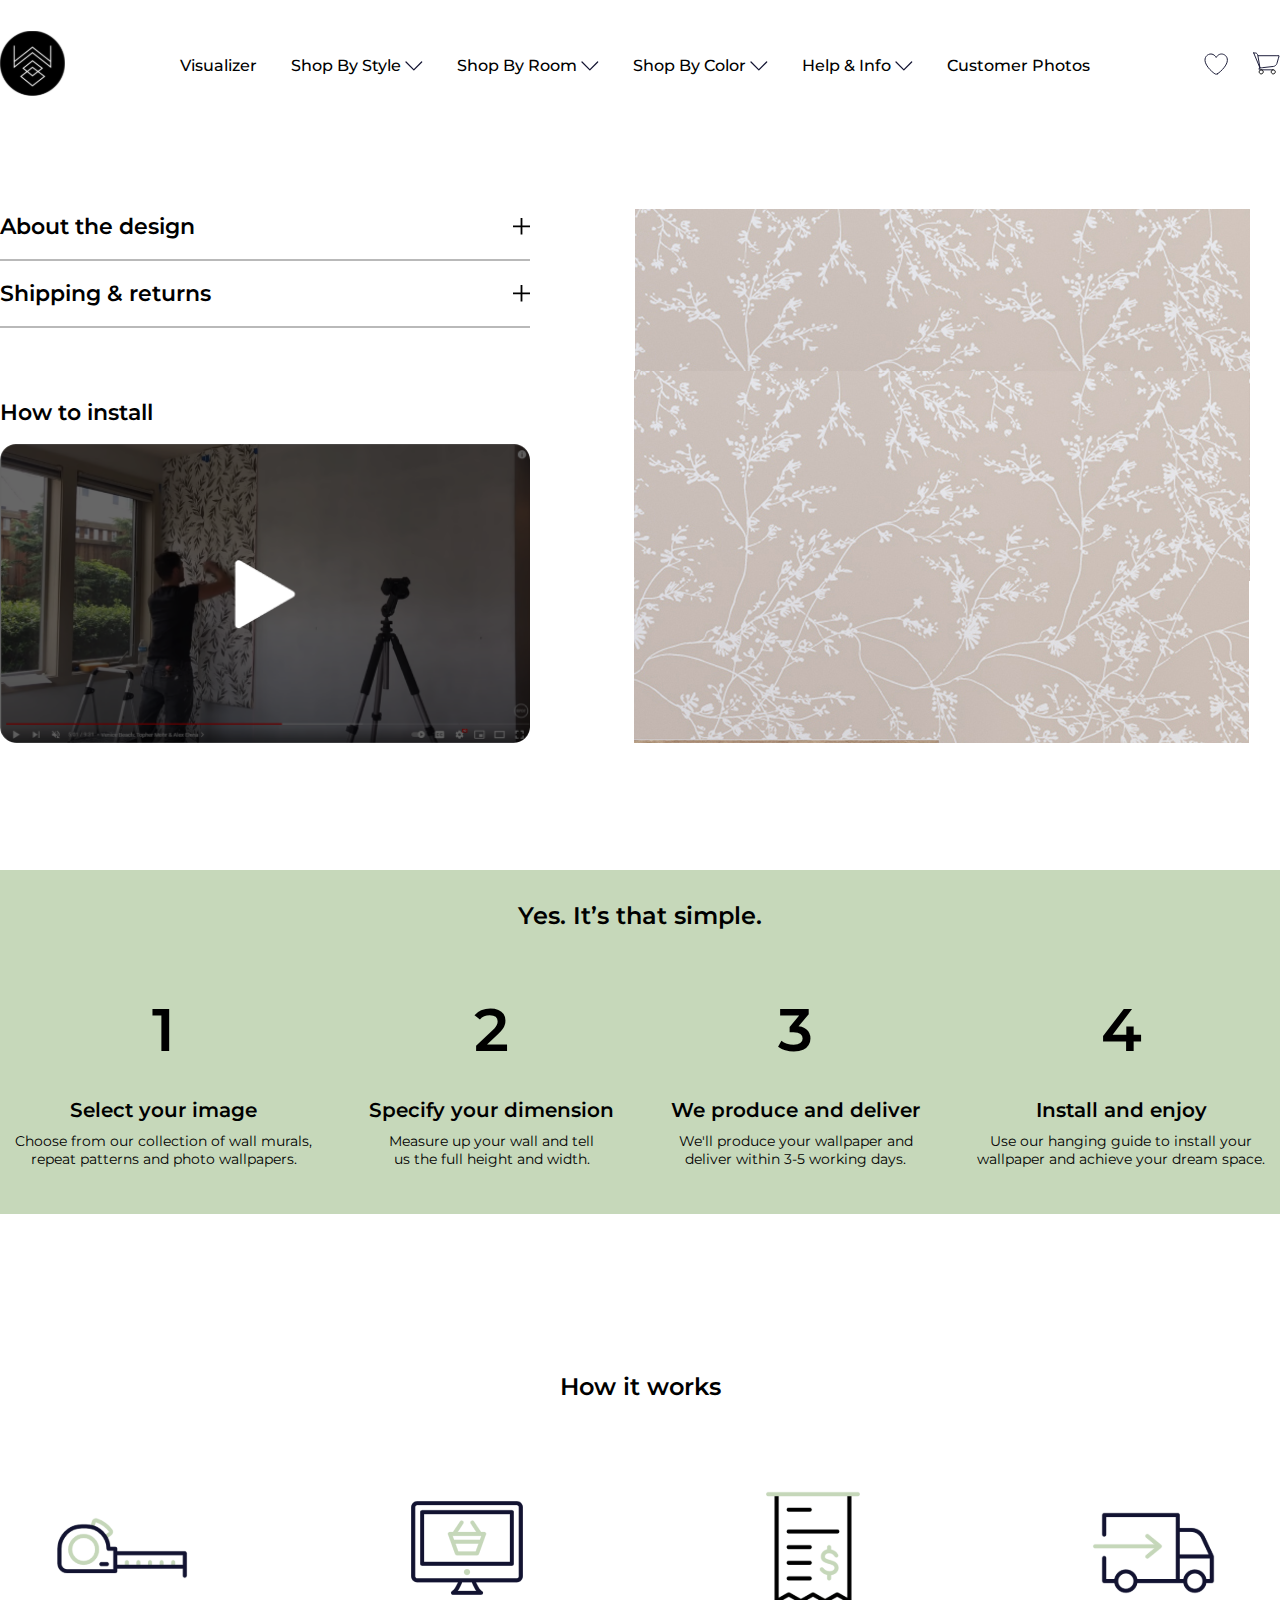
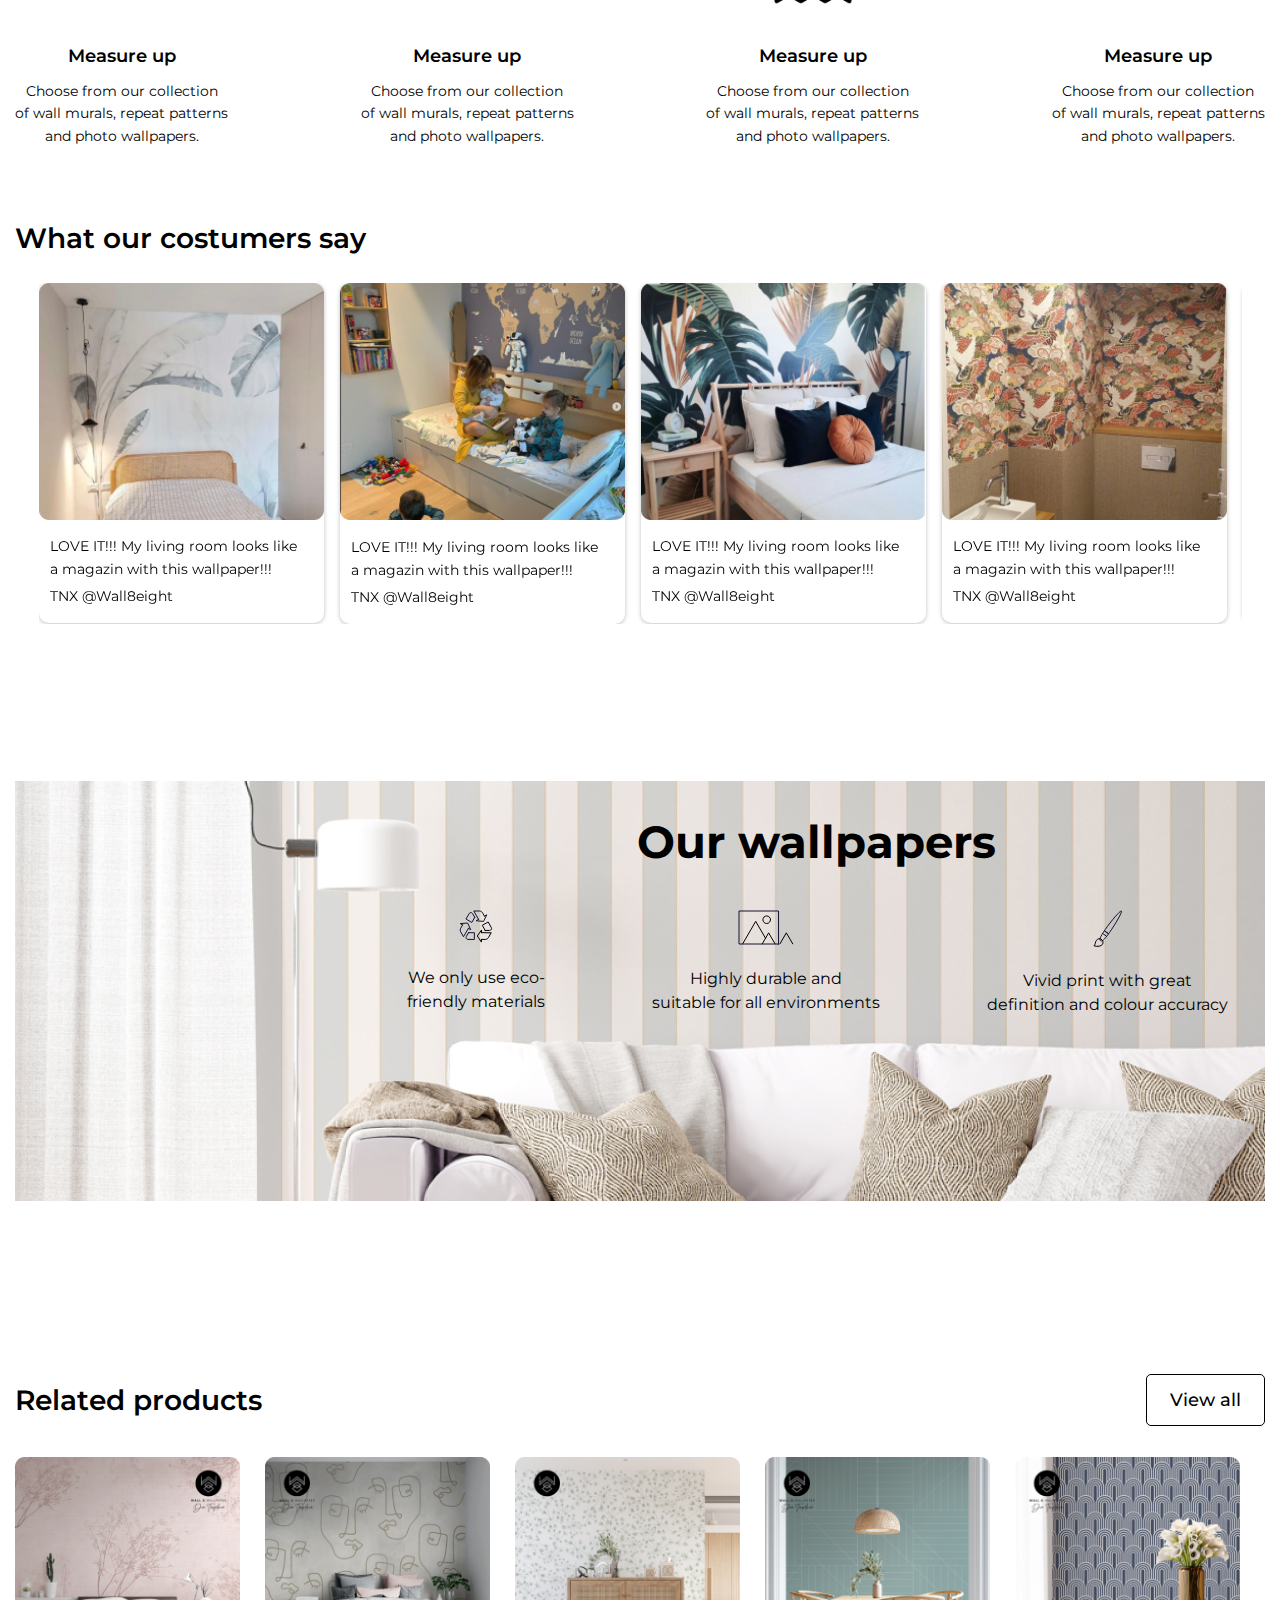
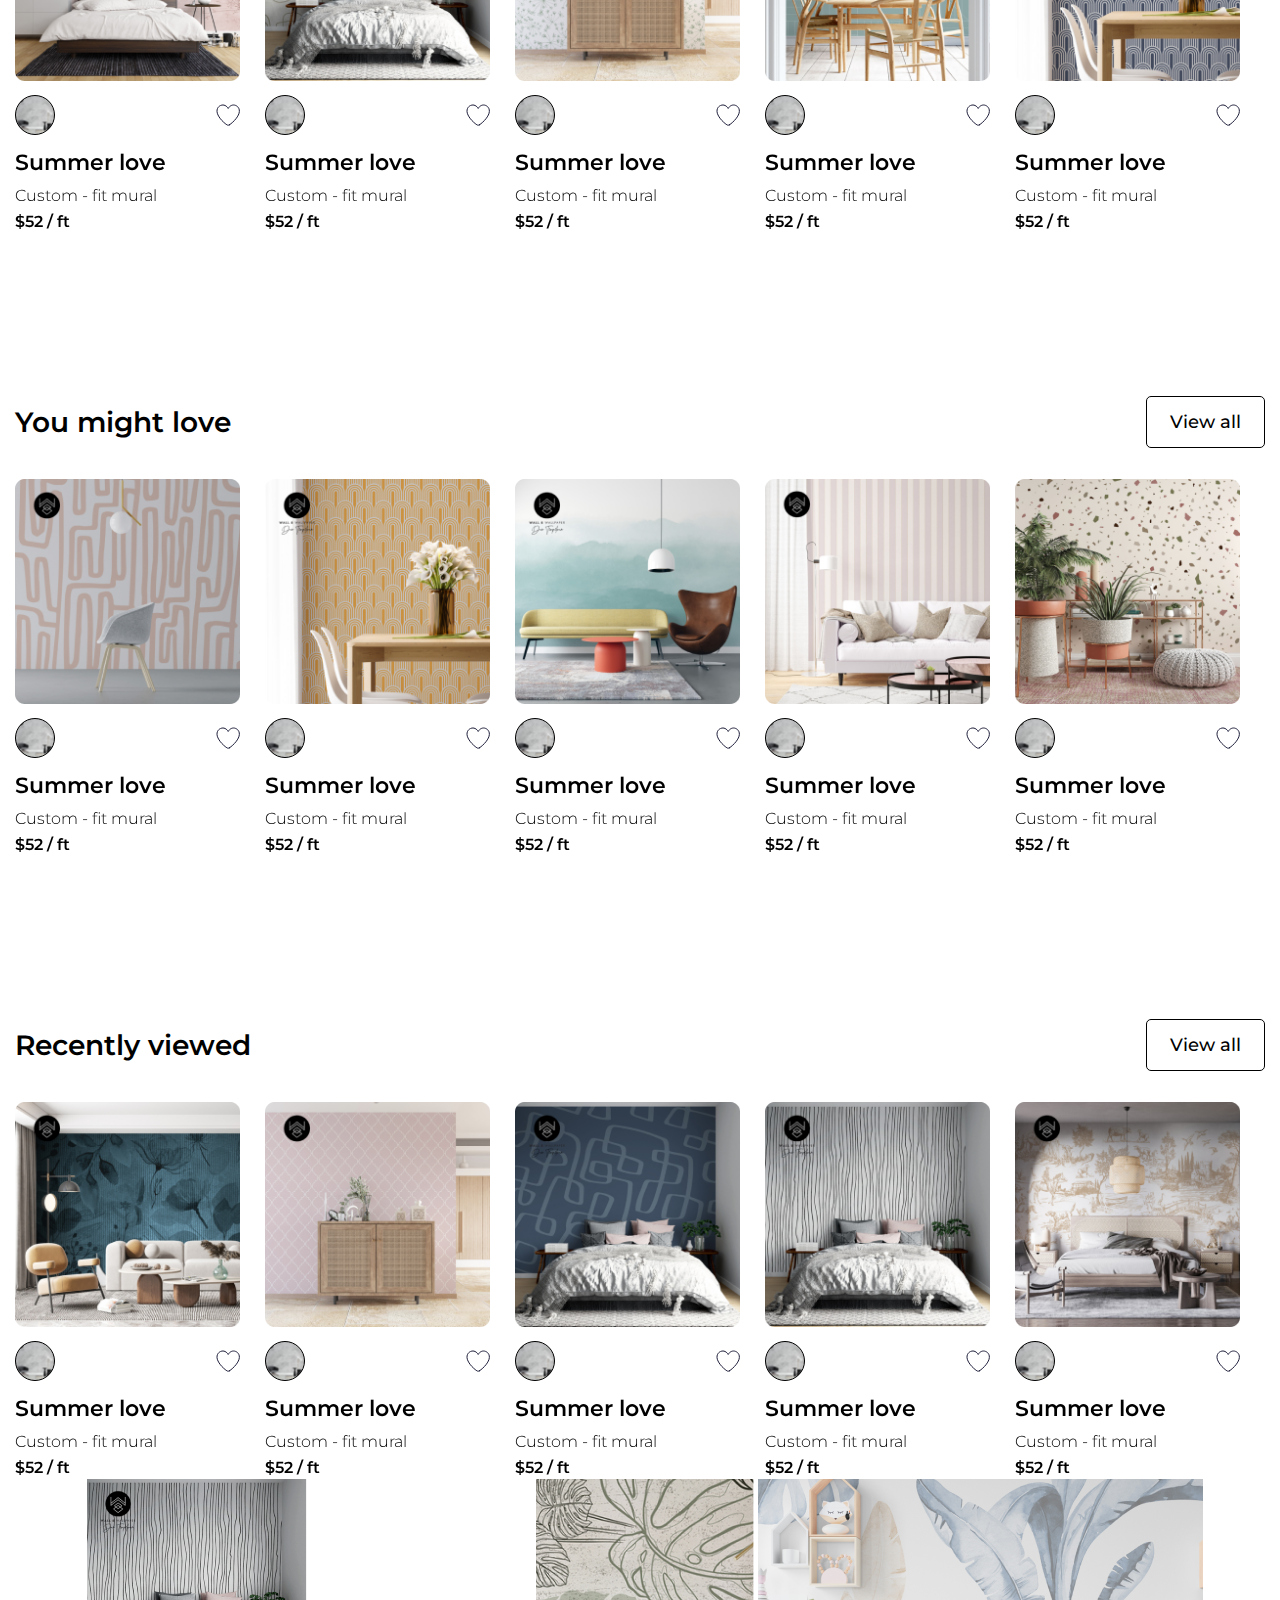
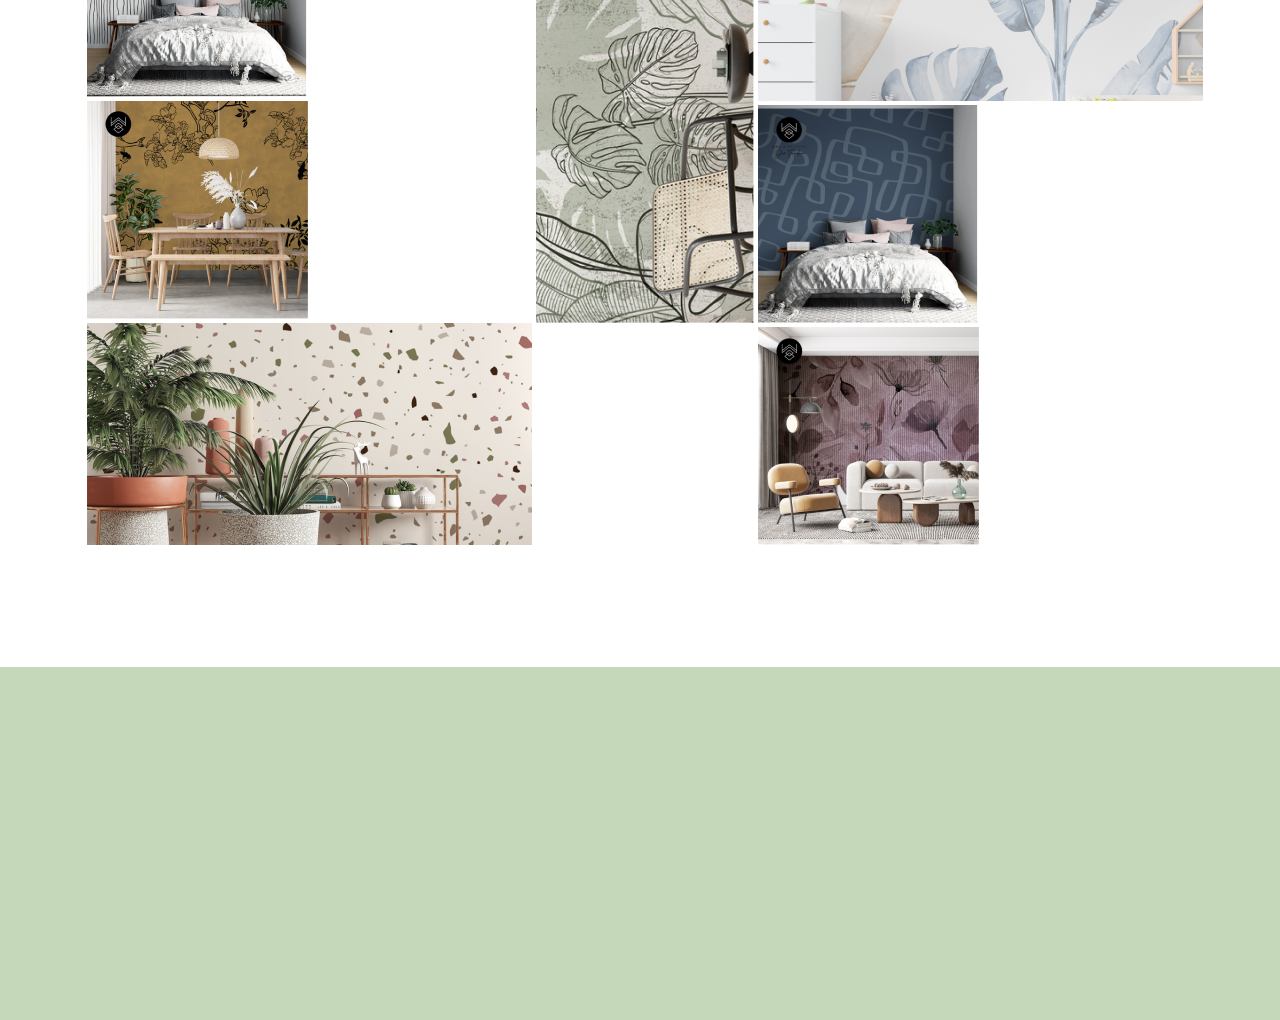
<file: index3.html>
<!DOCTYPE html>
<html lang="en">
<head>
    <meta charset="UTF-8">
    <meta http-equiv="X-UA-Compatible" content="IE=edge">
    <meta name="viewport" content="width=device-width, initial-scale=1.0">
    <title>Document</title>
    <link rel="stylesheet" href="css/style.css">
    <link rel="preconnect" href="https://fonts.googleapis.com">
    <link rel="preconnect" href="https://fonts.gstatic.com" crossorigin>
    <link href="https://fonts.googleapis.com/css2?family=Montserrat:wght@100;200;300;400;500;600;700;800;900&family=Poppins:ital,wght@0,200;0,300;0,400;0,500;0,600;0,700;0,800;0,900;1,100;1,200;1,300;1,400;1,500;1,600;1,700;1,800;1,900&display=swap" rel="stylesheet">
    <link rel="stylesheet" href="slick/slick.css">
    <link rel="stylesheet" href="slick/slick-theme.css">
</head>
<body>
    <header>
        <section>
            <div class="container">
                <div class="header">
                    <div>
                        <img src="img/Copy of WALL8 logo-03 1.svg" alt="">
                    </div>
                    <div>
                        <ul class="ulheader">
                            <li class="liheader">
                                <a class="aheader" href="#">
                                    Visualizer
                                </a>
                            </li>
                            <li class="liheader">
                                <a class="aheader" href="#">
                                    Shop By Style
                                </a>
                                <img src="img/Vector.svg" alt="">
                            </li>
                            <li class="liheader">
                                <a class="aheader" href="#">
                                    Shop By Room
                                </a>
                                <img src="img/Vector.svg" alt="">
                            </li>
                            <li class="liheader">
                                <a class="aheader" href="#">
                                    Shop By Color
                                </a>
                                <img src="img/Vector.svg" alt="">
                            </li>
                            <li class="liheader">
                                <a class="aheader" href="#">
                                    Help & Info
                                </a>
                                <img src="img/Vector.svg" alt="">
                            </li>
                            <li class="liheader">
                                <a class="aheader" href="#">
                                    Customer Photos
                                </a>
                            </li>
                        </ul>
                    </div>
                    <div>
                        <a class="aimgheader" href="#">
                            <img class="imgbutton1" src="img/Vectorheart.svg" alt="">
                            <img class="imgbutton2" src="img/Group.svg" alt="">
                        </a>
                    </div>
                </div>
            </div> 
        </section>
    </header>
    <main>
        
        <section class="Sec1">
            <div class="container13">
                <div class="DivUndercontainerSec13">
                    <div class="DivLeftContentSec13">
                        <div>
                            <div class="Div1RightContentSec7">
                                    <p class="TextInsideSec13">
                                        About the design
                                    </p>
                                    <img src="img/+.svg" alt="">
                            </div>
                            <hr class="HrSec13">
                            <div class="JshideDiv">
                                <ul class="ulhideJs">
                                    <li class="lihideJs">
                                        "Lorem ipsum dolor sit amet, consectetur adipiscing elit, sed do eiusmod tempor incididunt ut labore et dolore magna . <br>
                                        Ut enim ad minim veniam, quis nostrud exercitation ullamco laboris nisi ut aliquip commodo consequat. Duis aute irure dolor in reprehenderit in voluptate velit esse cillum dolore eu fugiat nulla 
                                    </li>
                                </ul>
                            </div>
                        </div>
                        <div>
                            <div class="Div1RightContentSec7">
                                    <p class="TextInsideSec13">
                                        Shipping & returns
                                    </p>
                                    <img src="img/+.svg" alt="">
                            </div>
                            <hr class="HrSec13">
                            <div class="JshideDiv">
                               <ul class="ulhideJs">
                                   <li class="lihideJs">
                                    "Lorem ipsum dolor sit amet, consectetur adipiscing elit, sed do eiusmod tempor incididunt ut labore et dolore magna . <br>
                                    Ut enim ad minim veniam, quis nostrud exercitation ullamco laboris nisi ut aliquip commodo consequat. Duis aute irure dolor in reprehenderit in voluptate velit esse cillum dolore eu fugiat nulla 
                                   </li>
                               </ul>
                            </div>
                        </div>
                        
                            <div class="containerMobileOnly">
                                <div class="DivUpTextMobileOnly">
                                    <p class="Text1MobileOnly">
                                        Do it yourself? great! <br>
                                        Check out our installation kit
                                    </p>
                                </div>
                                <div>
                                    <div>
                                        <img class="ImgMobileOnly" src="img/image 2.png" alt="">
                                    </div>
                                    <div>
                                        <p class="Text2MobileOnly">
                                            DIY kit
                                        </p>
                                        <p class="Text3MobileOnly">
                                            $25
                                        </p>
                                        <button class="ButtonMobileOnly">
                                            <a class="AButtonMobileOnly" href="#">
                                                Add to cart
                                            </a>
                                        </button>
                                    </div>
                                </div>
                            </div>
                            <div class="container14copy">
                                <div class="divTextUpSecBackGreen">
                                    <p class="TextUpSecBackGreen">
                                        Yes. It’s that simple.
                                    </p>
                                </div>
                                <div class="DivContentSecBackGreen slider3">
                                    <div class="Div1ContentSecBackGreen">
                                        <p class="Text1SBG">
                                            1
                                        </p>
                                        <p class="Text2SBG">
                                            Select your image
                                        </p>
                                        <p class="Text3SBG">
                                            Choose from our collection of wall murals, <br>
                                            repeat patterns and photo wallpapers.
                                        </p>
                                    </div>
                                    <div class="Div1ContentSecBackGreen">
                                        <p class="Text1SBG">
                                            2
                                        </p>
                                        <p class="Text2SBG">
                                            Specify your dimension
                                        </p>
                                        <p class="Text3SBG">
                                            Measure up your wall and tell <br>
                                            us the full height and width.
                                        </p>
                                    </div>
                                    <div class="Div1ContentSecBackGreen">
                                        <p class="Text1SBG">
                                            3
                                        </p>
                                        <p class="Text2SBG">
                                            We produce and deliver
                                        </p>
                                        <p class="Text3SBG">
                                            We'll produce your wallpaper and <br>
                                            deliver within 3-5 working days.
                                        </p>
                                    </div>
                                    <div class="Div1ContentSecBackGreen">
                                        <p class="Text1SBG">
                                            4
                                        </p>
                                        <p class="Text2SBG">
                                            Install and enjoy
                                        </p>
                                        <p class="Text3SBG">
                                            Use our hanging guide to install your <br>
                                            wallpaper and achieve your dream space.
                                        </p>
                                    </div>
                                </div>
                            </div>
                            <div class="DivUnderLeftDivSec13">
                                <p class="Text1Sec13">
                                    How to install
                                </p>
                                <div class="Div1ImgSec13">
                                    <img class="ImgSec13" src="img/Group 236.png" alt="">
                                </div>
                            </div>
                        </div>
                        <div class="Div2ImgSec13">
                            <img class="Img1Sec13" src="img/Group 544.png" alt="">
                        </div>  
                        
                </div>
            </div>
            
        </section>
        <section>
            <div class="container5">
                <div class="BackImgSec5">
                    <div class="DivUpContentSec5">
                        <p class="Text1Sec5">
                            Our wallpapers
                        </p>
                    </div>
                    <div class="MainDivContentSec5">
                        <div class="Div1ContentSec5 ">
                            <img src="img/Group1.svg" alt="">
                            <p class="Text2Content">
                                We only use eco- <br>
                                friendly materials
                            </p>
                        </div>
                        <div class="Div1ContentSec5 ">
                            <img src="img/Group2.svg" alt="">
                            <p class="Text2Content">
                                Highly durable and <br>
                                suitable for all environments
                            </p>
                        </div>
                        <div class="Div1ContentSec5 ">
                            <img src="img/Group3.svg" alt="">
                            <p class="Text2Content">
                                Vivid print with great <br>
                                definition and colour accuracy
                            </p>
                        </div>
                    </div>
                </div>
            </div>
        </section>
        <section class="sectionBackGreenCopy">
            <div class="container3">
                <div class="divTextUpSecBackGreen">
                    <p class="TextUpSecBackGreen">
                        Yes. It’s that simple.
                    </p>
                </div>
                <div class="DivContentSecBackGreen slider3">
                    <div class="Div1ContentSecBackGreen">
                        <p class="Text1SBG">
                            1
                        </p>
                        <p class="Text2SBG">
                            Select your image
                        </p>
                        <p class="Text3SBG">
                            Choose from our collection of wall murals, <br>
                            repeat patterns and photo wallpapers.
                        </p>
                    </div>
                    <div class="Div1ContentSecBackGreen">
                        <p class="Text1SBG">
                            2
                        </p>
                        <p class="Text2SBG">
                            Specify your dimension
                        </p>
                        <p class="Text3SBG">
                            Measure up your wall and tell <br>
                            us the full height and width.
                        </p>
                    </div>
                    <div class="Div1ContentSecBackGreen">
                        <p class="Text1SBG">
                            3
                        </p>
                        <p class="Text2SBG">
                            We produce and deliver
                        </p>
                        <p class="Text3SBG">
                            We'll produce your wallpaper and <br>
                            deliver within 3-5 working days.
                        </p>
                    </div>
                    <div class="Div1ContentSecBackGreen">
                        <p class="Text1SBG">
                            4
                        </p>
                        <p class="Text2SBG">
                            Install and enjoy
                        </p>
                        <p class="Text3SBG">
                            Use our hanging guide to install your <br>
                            wallpaper and achieve your dream space.
                        </p>
                    </div>
                </div>
            </div>
        </section>
        <section>
            <div class="container3">
                <div class="divTextUpSecBackGreen">
                    <p class="TextUpSecBackGreen">
                        How it works
                    </p>
                </div>
                <div class="DivContentSecBackGreen slider3">
                    <div class="Div1ContentSecBackGreen">
                        <img class="ImgBackGreen" src="img/1758-meter-measure-outline 1.svg" alt="">
                        <p class="Text3UnderImg">
                            Measure up
                        </p>
                        <p class="Text4UnderImg">
                            Choose from our collection <br>
                            of wall murals, repeat patterns <br>
                            and photo wallpapers.
                        </p>
                    </div>
                    <div class="Div1ContentSecBackGreen">
                        <img class="ImgBackGreen" src="img/1359-online-shopping-outline 1.png" alt="">
                        <p class="Text3UnderImg">
                            Measure up
                        </p>
                        <p class="Text4UnderImg">
                            Choose from our collection <br>
                            of wall murals, repeat patterns <br>
                            and photo wallpapers.
                        </p>
                    </div>
                    <div class="Div1ContentSecBackGreen">
                        <img class="ImgBackGreen" src="img/755-invoice-receipt-validating-ticket-outline 1.svg" alt="">
                        <p class="Text3UnderImg">
                            Measure up
                        </p>
                        <p class="Text4UnderImg">
                            Choose from our collection <br>
                            of wall murals, repeat patterns <br>
                            and photo wallpapers.
                        </p>
                    </div>
                    <div class="Div1ContentSecBackGreen">
                        <img class="ImgBackGreen" src="img/757-delivery-outline 1.svg" alt="">
                        <p class="Text3UnderImg">
                            Measure up
                        </p>
                        <p class="Text4UnderImg">
                            Choose from our collection <br>
                            of wall murals, repeat patterns <br>
                            and photo wallpapers.
                        </p>
                    </div>
                </div>
            </div>
        </section>
        


        <section class="Sec1">
            <div class="containerProduct">
                <div class="DivTextUpProduct">
                    <p class="TextUpЗProduct">
                        What our costumers say
                    </p>
                </div>
                <div class="DivContentSec6 slider5">
                    <div class="Div1ItemContentProduct">
                        <div>
                            <img class="ImgIn1Item" src="img/Rectangle 49.png" alt="">
                        </div>
                        <div>
                            <div>
                                <p class="Text1Product">
                                    LOVE IT!!! My living room looks like <br>
                                    a magazin with this wallpaper!!! 
                                </p>
                                <p class="Text2Product">
                                    TNX @Wall8eight
                                </p>
                            </div>
                            
                        </div>
                    </div>
                    <div class="Div1ItemContentProduct">
                        <div>
                            <img class="ImgIn1Item" src="img/Rectangle 44-3.png" alt="">
                        </div>
                        <div>
                            <div>
                                <p class="Text1Product">
                                    LOVE IT!!! My living room looks like <br>
                                    a magazin with this wallpaper!!! 
                                </p>
                                <p class="Text2Product">
                                    TNX @Wall8eight
                                </p>
                            </div>
                            
                        </div>
                    </div>
                    <div class="Div1ItemContentProduct">
                        <div>
                            <img class="ImgIn1Item" src="img/Rectangle 47.png" alt="">
                        </div>
                        <div>
                            <div>
                                <p class="Text1Product">
                                    LOVE IT!!! My living room looks like <br>
                                    a magazin with this wallpaper!!! 
                                </p>
                                <p class="Text2Product">
                                    TNX @Wall8eight
                                </p>
                            </div>
                            
                        </div>
                    </div>
                    <div class="Div1ItemContentProduct">
                        <div>
                            <img class="ImgIn1Item" src="img/Rectangle 51.png" alt="">
                        </div>
                        <div>
                            <div>
                                <p class="Text1Product">
                                    LOVE IT!!! My living room looks like <br>
                                    a magazin with this wallpaper!!! 
                                </p>
                                <p class="Text2Product">
                                    TNX @Wall8eight
                                </p>
                            </div>
                            
                        </div>
                    </div>
                    <div class="Div1ItemContentProduct">
                        <div>
                            <img class="ImgIn1Item" src="img/Rectangle 51.png" alt="">
                        </div>
                        <div>
                            <div>
                                <p class="Text1Product">
                                    LOVE IT!!! My living room looks like <br>
                                    a magazin with this wallpaper!!! 
                                </p>
                                <p class="Text2Product">
                                    TNX @Wall8eight
                                </p>
                            </div>
                            
                        </div>
                    </div>
                </div>
            </div>
        </section>
        <section>
            <div class="container5spec">
                <div class="BackImgSec5">
                    <div class="DivUpContentSec5">
                        <p class="Text1Sec5">
                            Our wallpapers
                        </p>
                    </div>
                    <div class="MainDivContentSec5">
                        <div class="Div1ContentSec5 ">
                            <img src="img/Group1.svg" alt="">
                            <p class="Text2Content">
                                We only use eco- <br>
                                friendly materials
                            </p>
                        </div>
                        <div class="Div1ContentSec5 ">
                            <img src="img/Group2.svg" alt="">
                            <p class="Text2Content">
                                Highly durable and <br>
                                suitable for all environments
                            </p>
                        </div>
                        <div class="Div1ContentSec5 ">
                            <img src="img/Group3.svg" alt="">
                            <p class="Text2Content">
                                Vivid print with great <br>
                                definition and colour accuracy
                            </p>
                        </div>
                    </div>
                </div>
            </div>
        </section>
        <section class="Sec1">
            <div class="container15">
                <div class="DivMain2TextButton">
                    <p class="Text2MainTextButton">
                        Related products
                    </p>
                    <a class="a2MainButton" href="#">
                            View all
                    </a>
                </div>
                <div class="DivMain2Img slider">
                    <div class="DivContent1Main2Img">
                        <div>
                            <img class="imgcontent1" src="img/Rectangle 4313.png" alt="">
                        </div>
                        <div>
                            <div class="DivMinImgHeartSpec">
                                <div class="Img_Spec">
                                    <img src="img/Rectangle 132.svg" alt="">
                                </div>
                                <div class="Hiden_img">
                                    <img class="small_img" src="img/Ellipse 13.svg" alt="">
                                    <img class="small_img" src="img/Ellipse 13.svg" alt="">
                                    <img class="small_img" src="img/Ellipse 13.svg" alt="">
                                </div>
                                <div class="Div_Heart">
                                    <img src="img/Vectorheart.svg" alt="">
                                </div>
                            </div>
                            <div class="DivPriceText">
                                <p class="TextPrice1">
                                    Summer love
                                </p>
                                <p class="TextPrice2">
                                    Custom - fit mural
                                </p>
                                <p class="TextPrice3">
                                    $52 / ft
                                </p>
                            </div>
                        </div>
                    </div>
                    <div class="DivContent1Main2Img">
                        <div>
                            <img class="imgcontent1" src="img/Rectangle 4314.png" alt="">
                        </div>
                        <div>
                            <div class="DivMinImgHeartSpec">
                                <div class="Img_Spec">
                                    <img src="img/Rectangle 132.svg" alt="">
                                </div>
                                <div class="Hiden_img">
                                    <img class="small_img" src="img/Ellipse 13.svg" alt="">
                                    <img class="small_img" src="img/Ellipse 13.svg" alt="">
                                    <img class="small_img" src="img/Ellipse 13.svg" alt="">
                                </div>
                                <div class="Div_Heart">
                                    <img src="img/Vectorheart.svg" alt="">
                                </div>
                            </div>
                            <div class="DivPriceText">
                                <p class="TextPrice1">
                                    Summer love
                                </p>
                                <p class="TextPrice2">
                                    Custom - fit mural
                                </p>
                                <p class="TextPrice3">
                                    $52 / ft
                                </p>
                            </div>
                        </div>
                    </div>
                    <div class="DivContent1Main2Img">
                        <div>
                            <img class="imgcontent1" src="img/Rectangle 4315.png" alt="">
                        </div>
                        <div>
                            <div class="DivMinImgHeartSpec">
                                <div class="Img_Spec">
                                    <img src="img/Rectangle 132.svg" alt="">
                                </div>
                                <div class="Hiden_img">
                                    <img class="small_img" src="img/Ellipse 13.svg" alt="">
                                    <img class="small_img" src="img/Ellipse 13.svg" alt="">
                                    <img class="small_img" src="img/Ellipse 13.svg" alt="">
                                </div>
                                <div class="Div_Heart">
                                    <img src="img/Vectorheart.svg" alt="">
                                </div>
                            </div>
                            <div class="DivPriceText">
                                <p class="TextPrice1">
                                    Summer love
                                </p>
                                <p class="TextPrice2">
                                    Custom - fit mural
                                </p>
                                <p class="TextPrice3">
                                    $52 / ft
                                </p>
                            </div>
                        </div>
                    </div>
                    <div class="DivContent1Main2Img">
                        <div>
                            <img class="imgcontent1" src="img/Rectangle 13415.png" alt="">
                        </div>
                        <div>
                            <div class="DivMinImgHeartSpec">
                                <div class="Img_Spec">
                                    <img src="img/Rectangle 132.svg" alt="">
                                </div>
                                <div class="Hiden_img">
                                    <img class="small_img" src="img/Ellipse 13.svg" alt="">
                                    <img class="small_img" src="img/Ellipse 13.svg" alt="">
                                    <img class="small_img" src="img/Ellipse 13.svg" alt="">
                                </div>
                                <div class="Div_Heart">
                                    <img src="img/Vectorheart.svg" alt="">
                                </div>
                            </div>
                            <div class="DivPriceText">
                                <p class="TextPrice1">
                                    Summer love
                                </p>
                                <p class="TextPrice2">
                                    Custom - fit mural
                                </p>
                                <p class="TextPrice3">
                                    $52 / ft
                                </p>
                            </div>
                        </div>
                    </div>
                    <div class="DivContent1Main2Img">
                        <div>
                            <img class="imgcontent1" src="img/Rectangle 13416.png" alt="">
                        </div>
                        <div>
                            <div class="DivMinImgHeartSpec">
                                <div class="Img_Spec">
                                    <img src="img/Rectangle 132.svg" alt="">
                                </div>
                                <div class="Hiden_img">
                                    <img class="small_img" src="img/Ellipse 13.svg" alt="">
                                    <img class="small_img" src="img/Ellipse 13.svg" alt="">
                                    <img class="small_img" src="img/Ellipse 13.svg" alt="">
                                </div>
                                <div class="Div_Heart">
                                    <img src="img/Vectorheart.svg" alt="">
                                </div>
                            </div>
                            <div class="DivPriceText">
                                <p class="TextPrice1">
                                    Summer love
                                </p>
                                <p class="TextPrice2">
                                    Custom - fit mural
                                </p>
                                <p class="TextPrice3">
                                    $52 / ft
                                </p>
                            </div>
                        </div>
                    </div>
                    <div class="DivContent1Main2Img">
                        <div>
                            <img class="imgcontent1" src="img/Rectangle 115.png" alt="">
                        </div>
                        <div>
                            <div class="DivMinImgHeartSpec">
                                <div class="Img_Spec">
                                    <img src="img/Rectangle 132.svg" alt="">
                                </div>
                                <div class="Hiden_img">
                                    <img class="small_img" src="img/Ellipse 13.svg" alt="">
                                    <img class="small_img" src="img/Ellipse 13.svg" alt="">
                                    <img class="small_img" src="img/Ellipse 13.svg" alt="">
                                </div>
                                <div class="Div_Heart">
                                    <img src="img/Vectorheart.svg" alt="">
                                </div>
                            </div>
                            <div class="DivPriceText">
                                <p class="TextPrice1">
                                    Summer love
                                </p>
                                <p class="TextPrice2">
                                    Custom - fit mural
                                </p>
                                <p class="TextPrice3">
                                    $52 / ft
                                </p>
                            </div>
                        </div>
                    </div>
                </div>
            </div>
        </section>
        <section class="Sec1">
            <div class="container15">
                <div class="DivMain2TextButton">
                    <p class="Text2MainTextButton">
                        You might love
                    </p>
                    <a class="a2MainButton" href="#">
                            View all
                    </a>
                </div>
                <div class="DivMain2Img slider">
                    <div class="DivContent1Main2Img">
                        <div>
                            <img class="imgcontent1" src="img/Rectangle 4391.png" alt="">
                        </div>
                        <div>
                            <div class="DivMinImgHeartSpec">
                                <div class="Img_Spec">
                                    <img src="img/Rectangle 132.svg" alt="">
                                </div>
                                <div class="Hiden_img">
                                    <img class="small_img" src="img/Ellipse 13.svg" alt="">
                                    <img class="small_img" src="img/Ellipse 13.svg" alt="">
                                    <img class="small_img" src="img/Ellipse 13.svg" alt="">
                                </div>
                                <div class="Div_Heart">
                                    <img src="img/Vectorheart.svg" alt="">
                                </div>
                            </div>
                            <div class="DivPriceText">
                                <p class="TextPrice1">
                                    Summer love
                                </p>
                                <p class="TextPrice2">
                                    Custom - fit mural
                                </p>
                                <p class="TextPrice3">
                                    $52 / ft
                                </p>
                            </div>
                        </div>
                    </div>
                    <div class="DivContent1Main2Img">
                        <div>
                            <img class="imgcontent1" src="img/Rectangle 4392.png" alt="">
                        </div>
                        <div>
                            <div class="DivMinImgHeartSpec">
                                <div class="Img_Spec">
                                    <img src="img/Rectangle 132.svg" alt="">
                                </div>
                                <div class="Hiden_img">
                                    <img class="small_img" src="img/Ellipse 13.svg" alt="">
                                    <img class="small_img" src="img/Ellipse 13.svg" alt="">
                                    <img class="small_img" src="img/Ellipse 13.svg" alt="">
                                </div>
                                <div class="Div_Heart">
                                    <img src="img/Vectorheart.svg" alt="">
                                </div>
                            </div>
                            <div class="DivPriceText">
                                <p class="TextPrice1">
                                    Summer love
                                </p>
                                <p class="TextPrice2">
                                    Custom - fit mural
                                </p>
                                <p class="TextPrice3">
                                    $52 / ft
                                </p>
                            </div>
                        </div>
                    </div>
                    <div class="DivContent1Main2Img">
                        <div>
                            <img class="imgcontent1" src="img/Rectangle 4393.png" alt="">
                        </div>
                        <div>
                            <div class="DivMinImgHeartSpec">
                                <div class="Img_Spec">
                                    <img src="img/Rectangle 132.svg" alt="">
                                </div>
                                <div class="Hiden_img">
                                    <img class="small_img" src="img/Ellipse 13.svg" alt="">
                                    <img class="small_img" src="img/Ellipse 13.svg" alt="">
                                    <img class="small_img" src="img/Ellipse 13.svg" alt="">
                                </div>
                                <div class="Div_Heart">
                                    <img src="img/Vectorheart.svg" alt="">
                                </div>
                            </div>
                            <div class="DivPriceText">
                                <p class="TextPrice1">
                                    Summer love
                                </p>
                                <p class="TextPrice2">
                                    Custom - fit mural
                                </p>
                                <p class="TextPrice3">
                                    $52 / ft
                                </p>
                            </div>
                        </div>
                    </div>
                    <div class="DivContent1Main2Img">
                        <div>
                            <img class="imgcontent1" src="img/Rectangle 12714.png" alt="">
                        </div>
                        <div>
                            <div class="DivMinImgHeartSpec">
                                <div class="Img_Spec">
                                    <img src="img/Rectangle 132.svg" alt="">
                                </div>
                                <div class="Hiden_img">
                                    <img class="small_img" src="img/Ellipse 13.svg" alt="">
                                    <img class="small_img" src="img/Ellipse 13.svg" alt="">
                                    <img class="small_img" src="img/Ellipse 13.svg" alt="">
                                </div>
                                <div class="Div_Heart">
                                    <img src="img/Vectorheart.svg" alt="">
                                </div>
                            </div>
                            <div class="DivPriceText">
                                <p class="TextPrice1">
                                    Summer love
                                </p>
                                <p class="TextPrice2">
                                    Custom - fit mural
                                </p>
                                <p class="TextPrice3">
                                    $52 / ft
                                </p>
                            </div>
                        </div>
                    </div>
                    <div class="DivContent1Main2Img">
                        <div>
                            <img class="imgcontent1" src="img/Rectangle 12724.png" alt="">
                        </div>
                        <div>
                            <div class="DivMinImgHeartSpec">
                                <div class="Img_Spec">
                                    <img src="img/Rectangle 132.svg" alt="">
                                </div>
                                <div class="Hiden_img">
                                    <img class="small_img" src="img/Ellipse 13.svg" alt="">
                                    <img class="small_img" src="img/Ellipse 13.svg" alt="">
                                    <img class="small_img" src="img/Ellipse 13.svg" alt="">
                                </div>
                                <div class="Div_Heart">
                                    <img src="img/Vectorheart.svg" alt="">
                                </div>
                            </div>
                            <div class="DivPriceText">
                                <p class="TextPrice1">
                                    Summer love
                                </p>
                                <p class="TextPrice2">
                                    Custom - fit mural
                                </p>
                                <p class="TextPrice3">
                                    $52 / ft
                                </p>
                            </div>
                        </div>
                    </div>
                    <div class="DivContent1Main2Img">
                        <div>
                            <img class="imgcontent1" src="img/Rectangle 115.png" alt="">
                        </div>
                        <div>
                            <div class="DivMinImgHeartSpec">
                                <div class="Img_Spec">
                                    <img src="img/Rectangle 132.svg" alt="">
                                </div>
                                <div class="Hiden_img">
                                    <img class="small_img" src="img/Ellipse 13.svg" alt="">
                                    <img class="small_img" src="img/Ellipse 13.svg" alt="">
                                    <img class="small_img" src="img/Ellipse 13.svg" alt="">
                                </div>
                                <div class="Div_Heart">
                                    <img src="img/Vectorheart.svg" alt="">
                                </div>
                            </div>
                            <div class="DivPriceText">
                                <p class="TextPrice1">
                                    Summer love
                                </p>
                                <p class="TextPrice2">
                                    Custom - fit mural
                                </p>
                                <p class="TextPrice3">
                                    $52 / ft
                                </p>
                            </div>
                        </div>
                    </div>
                </div>
            </div>
        </section>
        <section class="Sec1">
            <div class="container15">
                <div class="DivMain2TextButton">
                    <p class="Text2MainTextButton">
                        Recently viewed
                    </p>
                    <a class="a2MainButton" href="#">
                            View all
                    </a>
                </div>
                <div class="DivMain2Img slider">
                    <div class="DivContent1Main2Img">
                        <div>
                            <img class="imgcontent1" src="img/Rectangle 4381.png" alt="">
                        </div>
                        <div>
                            <div class="DivMinImgHeartSpec">
                                <div class="Img_Spec">
                                    <img src="img/Rectangle 132.svg" alt="">
                                </div>
                                <div class="Hiden_img">
                                    <img class="small_img" src="img/Ellipse 13.svg" alt="">
                                    <img class="small_img" src="img/Ellipse 13.svg" alt="">
                                    <img class="small_img" src="img/Ellipse 13.svg" alt="">
                                </div>
                                <div class="Div_Heart">
                                    <img src="img/Vectorheart.svg" alt="">
                                </div>
                            </div>
                            <div class="DivPriceText">
                                <p class="TextPrice1">
                                    Summer love
                                </p>
                                <p class="TextPrice2">
                                    Custom - fit mural
                                </p>
                                <p class="TextPrice3">
                                    $52 / ft
                                </p>
                            </div>
                        </div>
                    </div>
                    <div class="DivContent1Main2Img">
                        <div>
                            <img class="imgcontent1" src="img/Rectangle 4382.png" alt="">
                        </div>
                        <div>
                            <div class="DivMinImgHeartSpec">
                                <div class="Img_Spec">
                                    <img src="img/Rectangle 132.svg" alt="">
                                </div>
                                <div class="Hiden_img">
                                    <img class="small_img" src="img/Ellipse 13.svg" alt="">
                                    <img class="small_img" src="img/Ellipse 13.svg" alt="">
                                    <img class="small_img" src="img/Ellipse 13.svg" alt="">
                                </div>
                                <div class="Div_Heart">
                                    <img src="img/Vectorheart.svg" alt="">
                                </div>
                            </div>
                            <div class="DivPriceText">
                                <p class="TextPrice1">
                                    Summer love
                                </p>
                                <p class="TextPrice2">
                                    Custom - fit mural
                                </p>
                                <p class="TextPrice3">
                                    $52 / ft
                                </p>
                            </div>
                        </div>
                    </div>
                    <div class="DivContent1Main2Img">
                        <div>
                            <img class="imgcontent1" src="img/Rectangle 4383.png" alt="">
                        </div>
                        <div>
                            <div class="DivMinImgHeartSpec">
                                <div class="Img_Spec">
                                    <img src="img/Rectangle 132.svg" alt="">
                                </div>
                                <div class="Hiden_img">
                                    <img class="small_img" src="img/Ellipse 13.svg" alt="">
                                    <img class="small_img" src="img/Ellipse 13.svg" alt="">
                                    <img class="small_img" src="img/Ellipse 13.svg" alt="">
                                </div>
                                <div class="Div_Heart">
                                    <img src="img/Vectorheart.svg" alt="">
                                </div>
                            </div>
                            <div class="DivPriceText">
                                <p class="TextPrice1">
                                    Summer love
                                </p>
                                <p class="TextPrice2">
                                    Custom - fit mural
                                </p>
                                <p class="TextPrice3">
                                    $52 / ft
                                </p>
                            </div>
                        </div>
                    </div>
                    <div class="DivContent1Main2Img">
                        <div>
                            <img class="imgcontent1" src="img/Rectangle 12783.png" alt="">
                        </div>
                        <div>
                            <div class="DivMinImgHeartSpec">
                                <div class="Img_Spec">
                                    <img src="img/Rectangle 132.svg" alt="">
                                </div>
                                <div class="Hiden_img">
                                    <img class="small_img" src="img/Ellipse 13.svg" alt="">
                                    <img class="small_img" src="img/Ellipse 13.svg" alt="">
                                    <img class="small_img" src="img/Ellipse 13.svg" alt="">
                                </div>
                                <div class="Div_Heart">
                                    <img src="img/Vectorheart.svg" alt="">
                                </div>
                            </div>
                            <div class="DivPriceText">
                                <p class="TextPrice1">
                                    Summer love
                                </p>
                                <p class="TextPrice2">
                                    Custom - fit mural
                                </p>
                                <p class="TextPrice3">
                                    $52 / ft
                                </p>
                            </div>
                        </div>
                    </div>
                    <div class="DivContent1Main2Img">
                        <div>
                            <img class="imgcontent1" src="img/Rectangle 12784.png" alt="">
                        </div>
                        <div>
                            <div class="DivMinImgHeartSpec">
                                <div class="Img_Spec">
                                    <img src="img/Rectangle 132.svg" alt="">
                                </div>
                                <div class="Hiden_img">
                                    <img class="small_img" src="img/Ellipse 13.svg" alt="">
                                    <img class="small_img" src="img/Ellipse 13.svg" alt="">
                                    <img class="small_img" src="img/Ellipse 13.svg" alt="">
                                </div>
                                <div class="Div_Heart">
                                    <img src="img/Vectorheart.svg" alt="">
                                </div>
                            </div>
                            <div class="DivPriceText">
                                <p class="TextPrice1">
                                    Summer love
                                </p>
                                <p class="TextPrice2">
                                    Custom - fit mural
                                </p>
                                <p class="TextPrice3">
                                    $52 / ft
                                </p>
                            </div>
                        </div>
                    </div>
                    <div class="DivContent1Main2Img">
                        <div>
                            <img class="imgcontent1" src="img/Rectangle 115.png" alt="">
                        </div>
                        <div>
                            <div class="DivMinImgHeartSpec">
                                <div class="Img_Spec">
                                    <img src="img/Rectangle 132.svg" alt="">
                                </div>
                                <div class="Hiden_img">
                                    <img class="small_img" src="img/Ellipse 13.svg" alt="">
                                    <img class="small_img" src="img/Ellipse 13.svg" alt="">
                                    <img class="small_img" src="img/Ellipse 13.svg" alt="">
                                </div>
                                <div class="Div_Heart">
                                    <img src="img/Vectorheart.svg" alt="">
                                </div>
                            </div>
                            <div class="DivPriceText">
                                <p class="TextPrice1">
                                    Summer love
                                </p>
                                <p class="TextPrice2">
                                    Custom - fit mural
                                </p>
                                <p class="TextPrice3">
                                    $52 / ft
                                </p>
                            </div>
                        </div>
                    </div>
                </div>
            </div>
        </section>
        <section>
            <div class="container8">
                <div class="DivImgSec8">
                    <div class="DivLeftImgSec8">
                        <img class="ImgSec8" src="img/Rectangle 4311.png" alt="">
                        <img class="ImgSec8" src="img/Rectangle 5212.png" alt="">
                        <img class="ImgSec8" src="img/Rectangle 7413.png" alt="">
                    </div>
                    <div>
                        <img class="ImgSec8 ImgSec8_1" src="img/Rectangle 7380.png" alt="">
                    </div>
                    <div>
                        <img class="ImgSec8" src="img/Rectangle 130.png" alt="">
                        <img class="ImgSec8" src="img/Rectangle 127.png" alt="">
                        <img class="ImgSec8" src="img/Rectangle 128.png" alt="">
                    </div>
                </div>
            </div>
        </section>
    </main>
    <footer>
        <section class="Fotter">

        </section>
    </footer>

    

    <script src="https://ajax.googleapis.com/ajax/libs/jquery/3.6.0/jquery.min.js"></script>
    <script src="slick/slick.min.js"></script>
    <script src="js/main.js"></script>

</body>
</html>
</file>
<file: css/style.css>
body {
    margin: 0;
    padding: 0;
    font-family: "Montserrat";
}

.container {
    margin: 0;
    padding: 0;
    width: 100%;
    margin: auto;
}

.header {
    margin: 0;
    padding: 0;
    width: 100%;
    max-width: 1280px;
    margin: auto;
    display: flex;
    align-items: center;
    justify-content: space-between;
    margin-top: 31px;
    margin-bottom: 20px;
}

.ulheader {
    margin: 0;
    padding: 0;
    display: flex;
}

.liheader {
    margin: 0;
    padding: 0;
    list-style: none;
    padding: 0px 17px;
}

.aheader {
    margin: 0;
    padding: 0;
    text-decoration: none;
    font-family: "Montserrat";
    font-style: normal;
    font-weight: 500;
    font-size: 16px;
    color: #000000;
}

.aimgheader {
    margin: 0;
    padding: 0;
    text-decoration: none;
}

.imgbutton1 {
    padding-right: 21px;
}

.DivMainImg {
    margin: 0;
    padding: 0;
    background-image: url(img/image6.jpg);
    text-align: center;
    min-height: 530px;
    background-size: cover;
    background-repeat: no-repeat;
}

.DivMainImgText {
    padding-top: 57px;
}

.h2MainText {
    margin: 0;
    padding: 0;
    font-family: "Montserrat";
    font-style: normal;
    font-weight: 600;
    font-size: 50px;
    color: #000000;
}

.MainImgText1 {
    margin: 0;
    padding: 0;
    font-family: "Montserrat";
    font-style: normal;
    font-weight: 300;
    font-size: 25px;
    color: #000000;
    padding-top: 25px;
}

.container1 {
    margin: 0;
    padding: 0;
    width: 100%;
    max-width: 1250px;
    margin: auto;
    margin-top: 36px;
}

.DivMain2TextButton {
    margin: 0;
    padding: 0;
    width: 100%;
    max-width: 1250px;
    display: flex;
    align-items: center;
    justify-content: space-between;
}

.Text1MainTextButton {
    margin: 0;
    padding: 0;
    font-family: "Montserrat";
    font-style: normal;
    font-weight: 600;
    font-size: 28px;
    color: #000000;
}



.a1MainButton {
    margin: 0;
    padding: 0;
    text-decoration: none;
    border: 0.5px solid #000000;
    border-radius: 5px;
    padding: 14px 23px;
    box-sizing: border-box;
    background-color: white;
    font-family: "Montserrat";
    font-style: normal;
    font-weight: 500;
    font-size: 18px;
    color: #000000;
}

.DivMain2Img {
    margin: 0;
    padding: 0;
    display: flex;
    align-items: center;
    margin-top: 30px;
    justify-content: space-between;
}

.DivContent1Main2Img {
    padding: 0;
    margin: 0;
    text-align: center;
    margin-right: 25px;
}

.DivContent1Main2ImgDesign {
    padding: 0;
    margin: 0;
    text-align: center;
    margin-right: 25px;
}

.imgcontent1 {
    width: 100%;
    display: block;
}

.TextUnderImgContent {
    margin: 0;
    padding: 0;
    font-family: "Montserrat";
    font-style: normal;
    font-weight: normal;
    font-size: 20px;
    color: #000000;
    padding-top: 14px;
}

.container2 {
    margin: 0;
    padding: 0;
    width: 100%;
    max-width: 1250px;
    margin: auto;
    margin-top: 90px;
}

.Text2MainTextButton {
    margin: 0;
    padding: 0;
    font-family: "Montserrat";
    font-style: normal;
    font-weight: 600;
    font-size: 28px;
    color: #000000;
}

.a2MainButton {
    margin: 0;
    padding: 0;
    text-decoration: none;
    border: 0.5px solid #000000;
    box-sizing: border-box;
    border-radius: 5px;
    padding: 14px 23px;
    box-sizing: border-box;
    background-color: white;
    font-family: "Montserrat";
    font-style: normal;
    font-weight: 500;
    font-size: 18px;
    color: #000000;
}

.a2MainButtonSpec {
    margin: 0;
    padding: 0;
    text-decoration: none;
    border: 0.5px solid #000000;
    box-sizing: border-box;
    border-radius: 5px;
    padding: 14px 23px;
    box-sizing: border-box;
    background-color: white;
    font-family: "Montserrat";
    font-style: normal;
    font-weight: 500;
    font-size: 18px;
    color: #000000;
}

.DivMinImgHeart {
    margin: 0;
    padding: 0;
    display: flex;
    align-items: center;
    justify-content: space-between;
    padding-top: 14px;
}

.DivMinImgHeartSpec {
    margin: 0;
    padding: 0;
    display: flex;
    align-items: center;
    justify-content: space-between;
    padding-top: 14px;
}

.DivPriceText {
    margin: 0;
    padding: 0;
    text-align: start;
}

.TextPrice1 {
    margin: 0;
    padding: 0;
    font-family: "Montserrat";
    font-style: normal;
    font-weight: 600;
    font-size: 22px;
    color: #000000;
    padding-top: 14px;
}

.TextPrice2 {
    margin: 0;
    padding: 0;
    font-family: "Montserrat";
    font-style: normal;
    font-weight: 300;
    font-size: 16px;
    color: #000000;
    padding-top: 10px;
}

.TextPrice3 {
    margin: 0;
    padding: 0;
    font-family: "Montserrat";
    font-style: normal;
    font-weight: 600;
    font-size: 16px;
    color: #000000;
    padding-top: 7px;
}

.sectionBackGreen {
    margin: 0;
    padding: 0;
    width: 100%;
    background-color: #C6D8BA;
}

.sectionBackGreenCopy {
    margin: 0;
    padding: 0;
    width: 100%;
    background-color: #C6D8BA;
}


.container3 {
    margin: 0;
    padding: 0;
    width: 100%;
    max-width: 1440px;
    margin: auto;
    margin-top: 127px;
}

.divTextUpSecBackGreen {
    margin: 0;
    padding: 0;
    padding-top: 31px;
    text-align: center;
    font-family: "Montserrat";
    font-style: normal;
    font-weight: normal;
    font-size: 24px;
    line-height: 29px;
}

.TextUpSecBackGreen {
    margin: 0;
    padding: 0;
    font-family: "Montserrat";
    font-style: normal;
    font-weight: 600;
    font-size: 24px;
    color: #000000;
}

.divTextUpSecBackGreenH {
    margin: 0;
    padding: 0;
    padding-top: 31px;
    text-align: center;
    font-family: "Montserrat";
    font-style: normal;
    font-weight: normal;
    font-size: 24px;
    line-height: 29px;
}

.TextUpSecBackGreenH {
    margin: 0;
    padding: 0;
    font-family: "Montserrat";
    font-style: normal;
    font-weight: 600;
    font-size: 24px;
    color: #000000;
}

.DivContentSecBackGreen {
    margin: 0;
    padding: 0;
    width: 100%;
    max-width: 1250px;
    margin: auto;
    display: flex;
    align-items: center;
    justify-content: space-between;
    margin-top: 63px;
    padding-bottom: 46px;
}

.Div1ContentSecBackGreen {
    margin: 0;
    padding: 0;
    text-align: center;
    flex-direction: column;
}

.Text1SBG {
    margin: 0;
    padding: 0;
    font-family: "Montserrat";
    font-style: normal;
    font-weight: 600;
    font-size: 60px;
    color: #000000;
    padding-bottom: 32px;
}

.Text2SBG {
    margin: 0;
    padding: 0;
    font-family: "Montserrat";
    font-style: normal;
    font-weight: 600;
    font-size: 20px;
    color: #000000;
    padding-bottom: 10px;
}

.Text3SBG {
    margin: 0;
    padding: 0;
    font-family: "Montserrat";
    font-style: normal;
    font-weight: normal;
    font-size: 14px;
    color: #000000;
}

.container4 {
    margin: 0;
    padding: 0;
    width: 100%;
    max-width: 1440px;
    margin: auto;
    margin-top: 111px;
    margin-bottom: 157px;
}

.DivContentTextImg {
    margin: 0;
    padding: 0;
    width: 100%;
    max-width: 1100px;
    margin: auto;
    display: flex;
    align-items: center;
    justify-content: space-between;
}

.DivLeftContentTextImg {
    margin: 0;
    padding: 0;
    width: 50%;
    text-align: center;
}

.DivImgScanQr {
    margin: 0;
    padding: 0;
    margin-bottom: 15px;
}

.ImgScanQr {
    margin: 0;
    padding: 0;
}

.DivTextContentTextImg {
    margin: 0;
    padding: 0;
}

.Text1Sec4 {
    margin: 0;
    padding: 0;
    font-family: "Montserrat";
    font-style: normal;
    font-weight: 600;
    font-size: 24px;
    color: #000000;
    padding-bottom: 10px;
}

.Text2Sec4 {
    margin: 0;
    padding: 0;
    font-family: "Montserrat";
    font-style: normal;
    font-weight: normal;
    font-size: 18px;
    color: #000000;
    line-height: 160%;
    
}

.DivAContent {
    margin: 0;
    padding: 0;
    margin-top: 42px;
}

.ButtonSec4 {
    background: #C6D8BA;
    border: none;
    border-radius: 5px;
    padding: 17px 56px;
    box-sizing: border-box;
    cursor: pointer;
    
}

.AButtonSec4 {
    margin: 0;
    padding: 0;
    font-family: "Montserrat";
    font-style: normal;
    font-weight: 600;
    font-size: 22px;
    color: #000000;
    text-decoration: none;
}

.BackImgSec5 {
    margin: 0;
    padding: 0;
    width: 100%;
    max-width: 1250px;
    margin: auto;
    background-image: url(../img/image\ 7.jpg);
    text-align: end;
    background-repeat: no-repeat;
}

.Div1ContentSec5 {
    margin: 0;
    padding: 0;
    text-align: center;
    margin-right: 107px;
}
.Div1ContentSec5:last-child{
    margin-right: 37px;
}

.MainDivContentSec5 {
    margin: 0;
    padding: 0;
    display: inline-flex;
    margin-top: 41px;
    padding-bottom: 192px;
}

.DivUpContentSec5 {
    margin: 0;
    padding: 0;
    padding-right: 269px;
    padding-top: 33px;
}

.Text1Sec5 {
    margin: 0;
    padding: 0;
    font-family: "Montserrat";
    font-style: normal;
    font-weight: bold;
    font-size: 45px;
    color: #000000;
}

.container5 {
    margin: 0;
    padding: 0;
    width: 100%;
    max-width: 1440px;
    margin: auto;
    margin-top: 157px;
    display: none;
}

.container5spec {
    margin: 0;
    padding: 0;
    width: 100%;
    max-width: 1440px;
    margin: auto;
    margin-top: 157px;
}

.Text2Content {
    margin: 0;
    padding: 0;
    font-family: "Montserrat";
    font-style: normal;
    font-weight: normal;
    font-size: 16px;
    line-height: 150%;
    color: #000000;
    padding-top: 18px;
}

.Text3UnderImg {
    margin: 0;
    padding: 0;
    font-family: "Montserrat";
    font-style: normal;
    font-weight: 600;
    font-size: 18px;
    color: #000000;
    padding: 13px 0px;
}

.Text4UnderImg {
    margin: 0;
    padding: 0;
    font-family: "Montserrat";
    font-style: normal;
    font-weight: normal;
    font-size: 14px;
    line-height: 160%;
    color: #000000;
}

.DivContentSec6 {
    margin: 0;
    padding: 0;
    width: 100%;
    max-width: 1203px;
    display: flex;
    margin: auto;
    justify-content: space-between;
    display: "-webkit-box";
}

.Div1ItemContentSec6 {
    margin: 0;
    padding: 0;
    width: 29.5%;
    background: #FFFFFF;
    box-shadow: 0px 1px 4px rgba(0, 0, 0, 0.25);
    border-radius: 10px 10px 10px 10px;
    margin: 0px 30px;
}

.Div1ItemContentProduct {
    margin: 0;
    padding: 0;
    width: 29.5%;
    background: #FFFFFF;
    box-shadow: 0px 1px 4px rgba(0, 0, 0, 0.25);
    border-radius: 10px 10px 10px 10px;
    margin-right: 16px;
}

.ImgIn1Item {
    width: 100%;
    display: block;
}

.Text1Sec6 {
    margin: 0;
    padding: 0;
    font-family: "Montserrat";
    font-style: normal;
    font-weight: normal;
    font-size: 18px;
    line-height: 150%;
    color: #000000;
    padding: 12px 0px 0px 16px;
}

.Text2Sec6 {
    margin: 0;
    padding: 0;
    font-family: "Montserrat";
    font-style: normal;
    font-weight: 300;
    font-size: 14px;
    line-height: 150%;
    color: #000000;
    padding: 5px 0px 0px 16px;
}

.Text3Sec6 {
    margin: 0;
    padding: 0;
    font-family: "Montserrat";
    font-style: normal;
    font-weight: 300;
    font-size: 14px;
    line-height: 150%;
    color: #000000;
    padding: 5px 0px 0px 16px;
}

.ButtonSec6 {
    margin: 0;
    padding: 0;
    background: #FFFFFF;
    border: 0.5px solid #000000;
    box-sizing: border-box;
    border-radius: 5px;
    padding: 17px 64px;
    cursor: pointer;
}

.AButtonSec6 {
    margin: 0;
    padding: 0;
    font-family: "Montserrat";
    font-style: normal;
    font-weight: 500;
    font-size: 18px;
    line-height: 22px;
    color: #000000;
    text-decoration: none;
}

.DivWithTextButtonSec6 {
    
    flex-wrap: wrap;
    height: 100%;
    width: 100%;
}

.DivButtonSec6 {
    margin: 0;
    padding: 0;
    text-align: center;
    margin-top: 35px;
    padding-bottom: 21px;
}

.DivButtonSec6Spec {
    margin-top: 62px;
}

.DivTextUp1Sec6 {
    margin: 0;
    padding: 0;
    text-align: center;
    margin-bottom: 73px;
}

.TextUp1Sec6 {
    margin: 0;
    padding: 0;
    font-family: "Montserrat";
    font-style: normal;
    font-weight: 600;
    font-size: 28px;
    line-height: 34px;
    color: #000000;
}

.container6 {
    margin: 0;
    padding: 0;
    width: 100%;
    margin: auto;
    margin-top: 137px;
    position: relative;
}

.containerProduct {
    margin: 0;
    padding: 0;
    width: 100%;
    max-width: 1250px;
    margin: auto;
}

.DivContentSec7 {
    margin: 0;
    padding: 0;
    text-align: center;
}

.DivMainContentSec7 {
    margin: 0;
    padding: 0;
    display: flex;
    width: 100%;
    align-items: center;
}

.container7 {
    margin: 0;
    padding: 0;
    width: 100%;
    max-width: 1111px;
    margin: auto;
    margin-top: 137px;
    margin-bottom: 157px;
}

.DivLeftImgMainContentSec7 {
    margin: 0;
    padding: 0;
    width: 20%;
    margin-right: 100px;
}

.DivRightContentSec7 {
    margin: 0;
    padding: 0;
    width: 80%;
    text-align: start;
}

.Div1RightContentSec7 {
    margin: 0;
    padding: 0;
    display: flex;
    justify-content: space-between;
    align-items: center;
    cursor: pointer;
}

.Text1UpSec7 {
    margin: 0;
    padding: 0;
    font-family: "Montserrat";
    font-style: normal;
    font-weight: 600;
    font-size: 28px;
    line-height: 34px;
    color: #000000;
}

.TextInsideSec7 {
    margin: 0;
    padding: 0;
    font-family: "Montserrat";
    font-style: normal;
    font-weight: 400;
    font-size: 18px;
    line-height: 160%;
    color: #000000;
    padding: 10px 0px;
}

.ImgLeftSec7 {
    width: 100%;
    display: block;
}

.DivButtonSec7 {
    margin: 0;
    padding: 0;
    margin-top: 20px;
}

.ButtonSec7 {
    margin: 0;
    padding: 0;
    border: 0.5px solid #000000;
    background: white;
    box-sizing: border-box;
    border-radius: 5px;
    padding: 14px 52px;
    cursor: pointer;
}

.AButtonSec7 {
    margin: 0;
    padding: 0;
    text-decoration: none;
    font-family: "Montserrat";
    font-style: normal;
    font-weight: 500;
    font-size: 18px;
    line-height: 22px;
    color: #000000;
}

.container8 {
    margin: 0;
    padding: 0;
    width: 100%;
    max-width: 1111px;
    margin: auto;
}

.DivImgSec8 {
    margin: 0;
    padding: 0;
    display: flex;
}

.ImgSec8 {
    display: block;
    padding: 2px;
}

.Fotter {
    margin: 0;
    padding: 0;
    background-color: #C6D8BA;
    min-height: 353px;
    width: 100%;
    margin-top: 120px;
}

.container9 {
    margin: 0;
    padding: 0;
    width: 100%;
    max-width: 1280px;
    margin: auto;
}

.Text1Sec9 {
    font-family: "Montserrat";
    font-style: normal;
    font-weight: normal;
    font-size: 14px;
    color: #000000;
}

.Span1Text1Sec9 {
    font-family: "Montserrat";
    font-style: normal;
    font-weight: normal;
    font-size: 14px;
    color: #C4C4C4;
}

.Span2Text1Sec9 {
    padding: 0px 8px;
}

.Container10 {
    margin: 0;
    padding: 0;
    width: 100%;
    max-width: 1280px;
    margin: auto;
}

.DivUnderContainer {
    margin: 0;
    padding: 0;
    width: 100%;
    max-width: 1250px;
}

.DivBackSec6 {
    margin: 0;
    padding: 0;
    width: 100%;
    min-height: 258px;
    position: absolute;
    background-color:  #F4F8F2;
    z-index: -1;
    right: 0;
    bottom: 14%;
}

.DivContentSec10 {
    margin: 0;
    padding: 0;
    display: flex;
}

.DivInsideLeftContentSec10 {
    margin: 0;
    padding: 0;
    width: 50%;
}

.DivInsideRightContentSec10 {
    margin: 0;
    padding: 0;
    width: 50%;
}

.ImgSec10 {
    display: block;
    width: 100%;
}

.H2Sec10 {
    margin: 0;
    padding: 0;
    font-family: "Montserrat";
    font-style: normal;
    font-weight: 300;
    font-size: 50px;
    color: #000000;
}

.Text1Sec10 {
    margin: 0;
    padding: 0;
    font-family: "Montserrat";
    font-style: normal;
    font-weight: 300;
    font-size: 20px;
    line-height: 160%;
    padding-top: 15px;
}

.Text1Sec10Hide {
    margin: 0;
    padding: 0;
    font-family: "Montserrat";
    font-style: normal;
    font-weight: 300;
    font-size: 20px;
    line-height: 160%;
    padding-top: 15px;
    display: none;
}

.Text2Sec10 {
    margin: 0;
    position: 0;
    font-family: "Montserrat";
    font-style: normal;
    font-weight: 600;
    font-size: 18px;
    line-height: 22px;
    color: #000000;
    padding-top: 17px;
    text-decoration: none;
}

.DivButtonsSec10 {
    margin: 0;
    padding: 0;
    display: flex;
    align-items: center;
    justify-content: space-between;
    margin-top: 68px;
    max-width: 1250px;
}

.ButtonSec10 {
    margin: 0;
    padding: 0;
    border: 0.5px solid #000000;
    box-sizing: border-box;
    border-radius: 5px;
    background: white;
    padding: 14px 58px;
    cursor: pointer;
}

.AButtonSec10 {
    margin: 0;
    padding: 0;
    font-family: "Montserrat";
    font-style: normal;
    font-weight: normal;
    font-size: 18px;
    line-height: 22px;
    text-decoration: none;
    color: #000000;
}

.VectorSec10 {
    padding-left: 10px;
}

.DivContentUpSec11 {
    margin: 0;
    padding: 0;
    display: flex;
    align-items: center;
    justify-content: space-between;
    margin-top: 42px;
}

.DivUnderSec11 {
    margin: 0;
    padding: 0;
    width: 100%;
    max-width: 1280px;
    margin: auto;
}

.DivContent1Main2ImgSec11 {
    padding: 0;
    margin: 0;
    text-align: center;
}

.Div1TextSec1 {
    margin: 0;
    padding: 0;
    text-align: center;
    margin-top: 17px;
}

.Text1Sec11 {
    margin: 0;
    padding: 0;
    font-family: "Montserrat";
    font-style: normal;
    font-weight: 300;
    font-size: 20px;
    line-height: 24px;
    color: #000000;
}

.Div1ContentUpSec11 {
    margin: 0;
    padding: 0;
    display: flex;
    align-items: center;
    justify-content: space-between;
    margin-top: 90px;
}

.SupSec11 {
    font-family: "Montserrat";
    font-style: normal;
    font-weight: 600;
    font-size: 10px;
    line-height: 12px;
    color: #000000;
}

.container12 {
    margin: 0;
    padding: 0;
    width: 100%;
    max-width: 1280px;
    margin: auto;
}

.DivMain2Img2 {
    margin: 0;
    padding: 0;
    display: flex;
    align-items: flex-start;
}

.DivContent1Main2ImgSec12 {
    padding: 0;
    margin: 0;
    text-align: start;
    margin-right: 15px;
} 

.DivMain2TextButtonSec12 {
    margin: 0;
    padding: 0;
    width: 100%;
    max-width: 1280px;
    display: flex;
    margin: auto;
    align-items: start;
    margin-top: 68px;
    margin-bottom: 38px;
}

.Text1MainTextButtonSec12 {
    margin: 0;
    padding: 0;
    font-family: "Montserrat";
    font-style: normal;
    font-weight: 600;
    font-size: 28px;
    color: #000000;
}

.containerHr {
    margin: 0;
    padding: 0;
    width: 100%;
    max-width: 1280px;
    margin: auto;
    margin-top: 68px;
}

.Hr {
    border: 1px solid #C4C4C4;
}

.ulhideJs {
    margin: 0;
    padding: 0;
}

.lihideJs {
    margin: 0;
    padding: 0;
    list-style: none;
    font-family: "Montserrat";
    font-style: normal;
    font-weight: 300;
    font-size: 14px;
    line-height: 160%;
    letter-spacing: 0.5px;
    color: #000000;
}

.JshideDiv {
    display: none;
}

.Div1RightContentSec7.active > img {
    content: url(../img/-.svg);
}

.DivUndercontainerSec13 {
    margin: 0;
    padding: 0;
    width: 100%;
    max-width: 1250px;
    display: flex;
    align-items: flex-end;
    justify-content: space-between;
}

.container13 {
    margin: 0;
    padding: 0;
    width: 100%;
    max-width: 1280px;
    margin: auto;
    margin-top: 94px;
}

.DivLeftContentSec13 {
    margin: 0;
    padding: 0;
    width: 50%;
    max-width: 530px;
}

.TextInsideSec13 {
    margin: 0;
    padding: 0;
    font-family: "Montserrat";
    font-style: normal;
    font-weight: 600;
    font-size: 22px;
    line-height: 160%;
    color: #000000;
    padding: 15px 0px;
}

.DivUnderLeftDivSec13 {
    margin: 0;
    padding: 0;
    margin-top: 71px;
}

.HrSec13 {
    margin: 0;
    padding: 0;
    border: 0.5px solid #B9B9B9;
}

.Text1Sec13 {
    margin: 0;
    padding: 0;
    font-family: "Montserrat";
    font-style: normal;
    font-weight: 600;
    font-size: 22px;
    line-height: 27px;
    color: #000000;
    padding-bottom: 18px;
}

.ImgSec13 {
    display: block;
    width: 100%;
}

.Img1Sec13 {
    display: block;
    width: 100%;
}

.container14 {
    margin: 0;
    padding: 0;
    width: 100%;
    max-width: 1440px;
    margin: auto;
    margin-top: 157px;
}

.container14copy {
    margin: 0;
    padding: 0;
    width: 100%;
    max-width: 1440px;
    margin: auto;
    margin-top: 157px;
}

.container15 {
    margin: 0;
    padding: 0;
    width: 100%;
    max-width: 1250px;
    margin: auto;
    margin-top: 165px;
}

.ImgBackGreen {
    display: block;
    margin: auto;
}



.TextUpЗProduct {
    font-family: "Montserrat";
    font-style: normal;
    font-weight: 600;
    font-size: 28px;
    line-height: 34px;
    color: #000000;
}

.Text1Product {
    margin: 0;
    padding: 0;
    font-family: "Montserrat";
    font-style: normal;
    font-weight: normal;
    font-size: 14px;
    line-height: 160%;
    color: #000000;
    padding: 15px 0px 0px 11px;
}

.Text2Product {
    margin: 0;
    padding: 0;
    font-family: "Montserrat";
    font-style: normal;
    font-weight: normal;
    font-size: 14px;
    line-height: 160%;
    color: #000000;
    padding: 5px 0px 15px 11px;
}

.DivUnderContentUpSec11 {
    margin: 0;
    padding: 0;
    display: block;
    display: contents;
    
}

.containerMobileOnly {
    display: none;
}

.DivHidenButton {
    display: none;
}

.ImgHiden {
    display: none;
}

.Hiden_img {
    display: none;
}

.container14copy {
    display: none;
}






@media ( max-width: 1024px ) {
    .container8 {
        display: none;
    }
    
    .header {
        display: none;
    }

    .Sec1 {
        margin: 0px 15px;
    }

    .Sec1 {
        padding: 0px 15px;
    }

    .Sec2 {
        margin: 0px 15px;
    }

    .DivLeftContentSec13 {
        margin-right: 50px;
    }
}















@media ( max-width: 768px) {

    .H2Sec10 {
        font-size: 35px;
    }

    .Text1Sec10 {
        font-size: 15px;
    }

    .ImgSec4 {
        width: 100%;
        display: block;
    }

    .TextPrice1 {
        font-size: 19px;
    }

    .TextPrice2 {
        font-size: 13px;
    }

    .TextPrice3 {
        font-size: 13px;
    }

    .TextUnderImgContent {
        font-size: 17px;
    }

    .Text1Sec4 {
        font-size: 21px;
    }

    .Text2Sec4 {
        font-size: 15px;
    }

    .ButtonSec4 {
        padding: 12px 40px;
    }

    .AButtonSec4 {
        font-size: 19px;
    }

    .Text1SBG {
        font-size: 50px;
    }

    .Text2SBG {
        font-family: "Montserrat";
        font-style: normal;
        font-weight: 600;
        font-size: 20px;
        line-height: 24px;
        color: #000000;
    }

    .Text3SBG {
        font-family: "Montserrat";
        font-style: normal;
        font-weight: normal;
        font-size: 14px;
        line-height: 160%;
    }

    .DivContentSecBackGreen {
        align-items: baseline;
    }

    .TextUpSecBackGreen {
        font-size: 21px;
    }

    .Text1MainTextButton {
        font-size: 25px;
    }

    .Text2MainTextButton {
        font-size: 25px;
    }

    .a1MainButton {
        font-size: 15px;
    }

    .a2MainButton {
        font-size: 15px;
    }

    .a2MainButtonSpec {
        font-size: 15px;
    }

    .DivUpContentSec5 {
        padding-right: 192px;
    }

    .Text1Sec5 {
        font-size: 40px;
    }

    .Div1ContentSec5 {
        margin-right: 37px;
    }

    .MainDivContentSec5 {
        align-items: baseline;
    }

    .Div1ContentSecBackGreen {
        width: 25%;
        display: block;
        display: inline-flex;
    }

    .Text3UnderImg {
        font-size: 15px;
    }

    .Text4UnderImg {
        font-size: 11px;
    }

    .Text1Sec6 {
        font-size: 15px;
    }

    .Text2Sec6 {
        font-size: 11px;
    }

    .ButtonSec6 {
        padding: 12px 50px;
    }

    .DivButtonSec6Spec {
        margin-top: 35px;
    }

    .SecSpecial {
        margin: 0px 15px;
    }
}


















@media (max-width: 414px) {

    .container15 {
        margin-top: 80px;
    }

    .TextUpЗProduct {
        font-style: normal;
        font-weight: 500;
        font-size: 22px;
        line-height: 27px;
    }

    .DivUnderLeftDivSec13 {
        margin-top: 36px;
    }

    .container5 {
        display: block;
    }

    .container5spec {
        display: none;
    }

    .Text1Sec13 {
        font-style: normal;
        font-weight: 500;
        font-size: 20px;
        line-height: 24px;
        padding-bottom: 23px;
    }

    .HrSec13 {
        width: 100%;
    }

    .TextInsideSec13 {
        font-style: normal;
        font-weight: 600;
        font-size: 18px;
        line-height: 160%;
    }

    .container14copy {
        margin-top: 64px;
        display: block;
    }

    .containerMobileOnly {
        display: block;
    }

    .container12 {
        margin-top: 29px;
    }

    .DivMain2Img2 {
        margin-top: 15px;
    }

    .Text1MainTextButtonSec12 {
        font-style: normal;
        font-weight: 500;
        font-size: 20px;
        line-height: 24px;
    }

    .containerHr {
        margin-top: 34px;
    }

    .Hr {
        margin: 0;
        border: 10px;
    }

    .DivContentUpSec11 {
        margin-top: 0px;
    }

    .Text1Sec11 {
        font-style: normal;
        font-weight: 300;
        font-size: 16px;
        line-height: 20px;
    }

    .DivMinImgHeartSpec {
        justify-content: start;
    }

    .small_img {
        padding-right: 10px;
    }

    .Img_Spec {
        display: none;
    }

    .Hiden_img {
        display: block;
        display: flex;
    }

    .DivMinImgHeart {
        display: none;
    }

    .Div_Heart {
        display: none;
    }

    .ImgHiden {
        display: block;
    }

    .Fotter {
        margin-top: 80px;
        height: 100%;
        min-height: 106px;
    }

    .Text1UpSec7 {
        font-style: normal;
        font-weight: 600;
        font-size: 24px;
        line-height: 29px;
    }

    .Text3Sec6 {
        display: none;
    }

    .Div1ItemContentSec6 {
        margin-bottom: 18px;
    }

    .AButtonSec6 {
        font-style: normal;
        font-weight: 500;
        font-size: 12px;
        line-height: 15px;
    }

    .Text2Sec6 {
        font-style: normal;
        font-weight: 300;
        font-size: 14px;
        line-height: 150%;
    }
    
    .ButtonSec6 {
        font-style: normal;
        font-weight: 500;
        font-size: 12px;
        line-height: 15px;
        margin-right: 20px;
        padding: 12px 30px;
    }

    .DivHidenButton {
        display: flex;
        align-items: center;
        justify-content: space-between;
        padding-bottom: 15px;
    }

    .DivButtonSec6 { 
        display:  none;
    }

    .Text1Sec6 {
        font-style: normal;
        font-weight: normal;
        font-size: 16px;
        line-height: 150%;
    }


    .DivBackSec6 {
        background-color: #F2F2F2;
        width: 100%;
        height: 100%;
        min-height: 340px;
        position: absolute;
        bottom: 0;
        padding-top: 19px;
    }

    .Text3UnderImg {
        font-style: normal;
        font-weight: 600;
        font-size: 20px;
        line-height: 24px;
        padding-top: 27px;
        padding-bottom: 6px;
    }

    .Text4UnderImg {

        font-style: normal;
        font-weight: normal;
        font-size: 14px;
        line-height: 160%;
        letter-spacing: 0.5px;
    }

    .TextUpSecBackGreenH {
        font-style: normal;
        font-weight: 600;
        font-size: 24px;
        line-height: 29px;
    }

    .DivMain2Img {
        margin-top: 15px;
    }

    .DivAContent {
        margin-top: 20px;
    }

    .Text2SBG {
        padding-bottom: 17px;
    }

    .TextUpSecBackGreen {
        font-style: normal;
        font-weight: normal;
        font-size: 24px;
        line-height: 29px;
    }

    .container2 {
        margin-top: 68px;
    }

    .container1 {
        margin-top: 40px;
    }

    .TextPrice2 {
        font-style: normal;
        font-weight: 300;
        font-size: 14px;
        line-height: 17px;
        padding-top: 6px;
    }

    .TextPrice1 {
        font-style: normal;
        font-weight: 600;
        font-size: 16px;
        line-height: 20px;
        padding-top: 13px;
    }
    
    .ButtonSec4 {
        padding: 11px 21px;
    }

    .AButtonSec4 {
        font-style: normal;
        font-weight: 600;
        font-size: 18px;
        line-height: 160%;
    }

    .DivTextContentTextImg {
        max-width: 263px;
        margin: auto;
    }

    .Text1Sec4 {
        font-style: normal;
        font-weight: 600;
        font-size: 18px;
        line-height: 160%;
    }

    .Text2Sec4 {
        font-style: normal;
        font-weight: normal;
        font-size: 14px;
        line-height: 160%;
        
    }

    .Text1SBG {
        font-family: "Montserrat";
        font-weight: 300;
        font-size: 60px;
        line-height: 73px;
    }

    .DivMainImgText {
        padding-top: 71px;
    }

    .a2MainButton {
        font-size: 12px;
        padding: 12px 24px;
    }

    .a2MainButtonSpec {
        font-size: 12px;
        padding: 12px 24px;
    }

    .DivContent1Main2Img {
        text-align: start;
    }

    .DivContent1Main2ImgDesign {
        margin: 0px 8px;
    }

    .Text2MainTextButton {
        font-style: normal;
        font-weight: 500;
        font-size: 20px;
        line-height: 24px;

    }

    .a1MainButton {
        font-size: 12px;
        padding: 12px 24px;
    }

    .Text1MainTextButton {
        font-style: normal;
        font-weight: 500;
        font-size: 20px;
        line-height: 24px;

    }

    .containerMobileOnly {
        margin: 0;
        padding: 0;
        flex-direction: column;
        text-align: center;
        
    }

    .DivUpTextMobileOnly {
        margin: 0;
        padding: 0;
    }

    .Text1MobileOnly {
        margin: 0;
        padding: 0;
        font-family: "Montserrat";
        font-style: normal;
        font-weight: 500;
        font-size: 20px;
        line-height: 24px;
        color: #000000;
        margin-top: 85px;
        margin-bottom: 25px;
    }

    .ImgMobileOnly {
        display: block;
        width: 100%;
        max-width: 210px;
        margin: auto;
    }

    .Text2MobileOnly {
        margin: 0;
        padding: 0;
        font-family: "Montserrat";
        font-style: normal;
        font-weight: normal;
        font-size: 18px;
        line-height: 22px;
        color: #000000;
        margin-top: 15px;
    }

    .Text3MobileOnly {
        margin: 0;
        padding: 0;
        font-family: "Montserrat";
        font-style: normal;
        font-weight: 600;
        font-size: 18px;
        line-height: 22px;
        color: #000000;
        margin-top: 7px;
    }

    .ButtonMobileOnly {
        margin: 0;
        padding: 0;
        background: #FFFFFF;
        border: 1px solid #000000;
        box-sizing: border-box;
        border-radius: 5px;
        padding: 12px 24px;
        margin-top: 32px;
    }

    .AButtonMobileOnly {
        font-family: "Montserrat";
        font-style: normal;
        font-weight: 600;
        font-size: 18px;
        line-height: 22px;
        color: #000000;
        text-decoration: none;
    }

    .DivContent1Main2Img {
        margin: 0px 8px;
    }

    .DivContent1Main2ImgDesign {
        margin: 0px 8px;
    }

    .Text2Sec10 {
        font-size: 16px;
        padding-left: 29px;
        padding-top: 14px;
    }

    .Text1Sec10Hide {
        display: block;
        font-style: normal;
        font-weight: 300;
        font-size: 16px;
        line-height: 160%;
        padding-left: 29px;
        padding-top: 14px;
    }

    .Text1Sec10 {
        display: none;
    }

    .H2Sec10 {
        font-style: normal;
        font-weight: 300;
        font-size: 28px;
        line-height: 34px;
        padding-left: 29px;
        padding-top: 10px;
    }

    .Div1ContentUpSec11 {
        margin-top: 15px;
    }

    .DivContent1Main2ImgDesign {
        justify-content: space-between;
        margin-top: 45px;
    }

    .DivUnderContentUpSec11 {
        margin: 0;
        display: block;
        margin: auto;
    }

    .Div1ContentSecBackGreen {
        width: 25%;
        display: block;
        display: inline-flex;
    }

    .DivLeftContentSec13 {
        width: 100%;
    }
    
    .Img1Sec13 {
        display: none;
    }

    .AButtonSec10 {
        font-family: "Montserrat";
        font-style: normal;
        font-weight: normal;
        font-size: 16px;
        line-height: 20px;
        color: #000000;
        
    }

    .HrBoho {
        transform: rotate(-90deg);
        min-width: 39px;
        color: #B2B2B2;
    }

    .DivButtonsSec10 {
        width: 100%;
        background: #FFFFFF;
        box-shadow: 0px 0px 2px 1px #EAE9E5;
    }

    .ButtonSec10 {
        width: 50%;
        border: none;
        display: flex;
        align-items: center;
        padding: 15px 0px;
        align-items: center;
        display: block;
        
    }

    

    .Text2Sec10 {
        font-style: normal;
        font-weight: 600;
        font-size: 16px;
        line-height: 160%;
        padding-top: 4px;
    }

    .SpanBoho {
        display: none;
    }

    .SecSpecial {
        margin: 0;
    }

    .container9 {
        display: none;
    }

    .ImgSec10 {
        display: none;
    }

    .DivInsideRightContentSec10 {
        background-image: url(../img/Rectangle\ 333.jpg);
        background-size: cover;
        width: 100%;
        min-height: 289px;
    }

    .DivInsideLeftContentSec10 {
        width: 100%;
    }

    .DivContentSec10 {
        flex-direction: column-reverse;
    }

    .ImgSec4 {
        display: none;
    }

    .DivLeftContentTextImg {
        width: 100%;
        text-align: center;
    }

    .DivMainImg {
        background-image: url(../img/Rectangle\ 33.png);
        background-size: cover;
        background-repeat: no-repeat;
        min-height: 319px;
    }

    .h2MainText {
        font-size: 30px;
        padding-left: 43px;
        
        max-width: 193px;
        text-align: start;
    }

    .MainImgText1 {
        font-size: 20px;
    }

    .spanText1 {
        display: none;
    }

    .MainDivContentSec5 {
        margin: 0;
        flex-direction: column;
        align-items: center;
        display: block;
    }

    .BackImgSec5 {
        background-size: cover;
        background-image: url(../img/image\ 5.png);
    }

    .Text1Sec5 {
        text-align: center;
        font-size: 28px;
    }

    .DivUpContentSec5 {
        margin: 0;
        padding: 0;
        padding-top: 28px;
        padding-bottom: 11px;
    }

    .Div1ContentSec5  {
        padding-top: 22px;
        margin: 0;
    }

    .Div1ContentSec5:last-child{
        margin-right: 0px;
    }

    .Text2Content {
        padding: 0;
        font-size: 14px;
    }

    .DivLeftImgMainContentSec7 {
        display: none;
    }

    .DivRightContentSec7 {
        width: 100%;
    }

    .DivRightContentSec7 {
        padding-top: 25px;
    }

    .DivButtonSec7 {
        display: none;
    }

    .TextInsideSec7 {
        font-size: 16px;
    }


    .slick-prev {
        left: 10%!important;
        top: 30%!important;
    }
    
    .slick-next {
        right: 10%!important;
        top: 30%!important;
    }

    .container3 {
        margin-top: 68px;
    }

    .container4 {
        margin-top: 21px;
        margin-bottom: 72px;
    }

    .container5 {
        margin-top: 68px;
    }

    .MainDivContentSec5 {
        padding-bottom: 140px;
    }

    

    .TextUp1Sec6 {
        display: none;
    }

    .container6 {
        margin: 0;
    }

    .DivTextUp1Sec6 {
        margin-top: 44px;
    }

    .container7 {
        margin-top: 86px;
        margin-bottom: 0px;
    }

    .DivContentSecBackGreen {
        margin-top: 0px;
    }

    .divTextUpSecBackGreen {
        padding-top: 0px;
        padding-bottom: 24px;
        font-style: normal;
        font-size: 24px;
        line-height: 29px;
    }

    .sectionBackGreen1 {
        margin: 0;
        padding: 0;
        width: 100%;
        background-color: white;
    }

    .sectionBackGreenCopy {
        display: none;
    }

    .DivLeftContentSec13 {
        margin: 0;
    }
    
}
</file>
